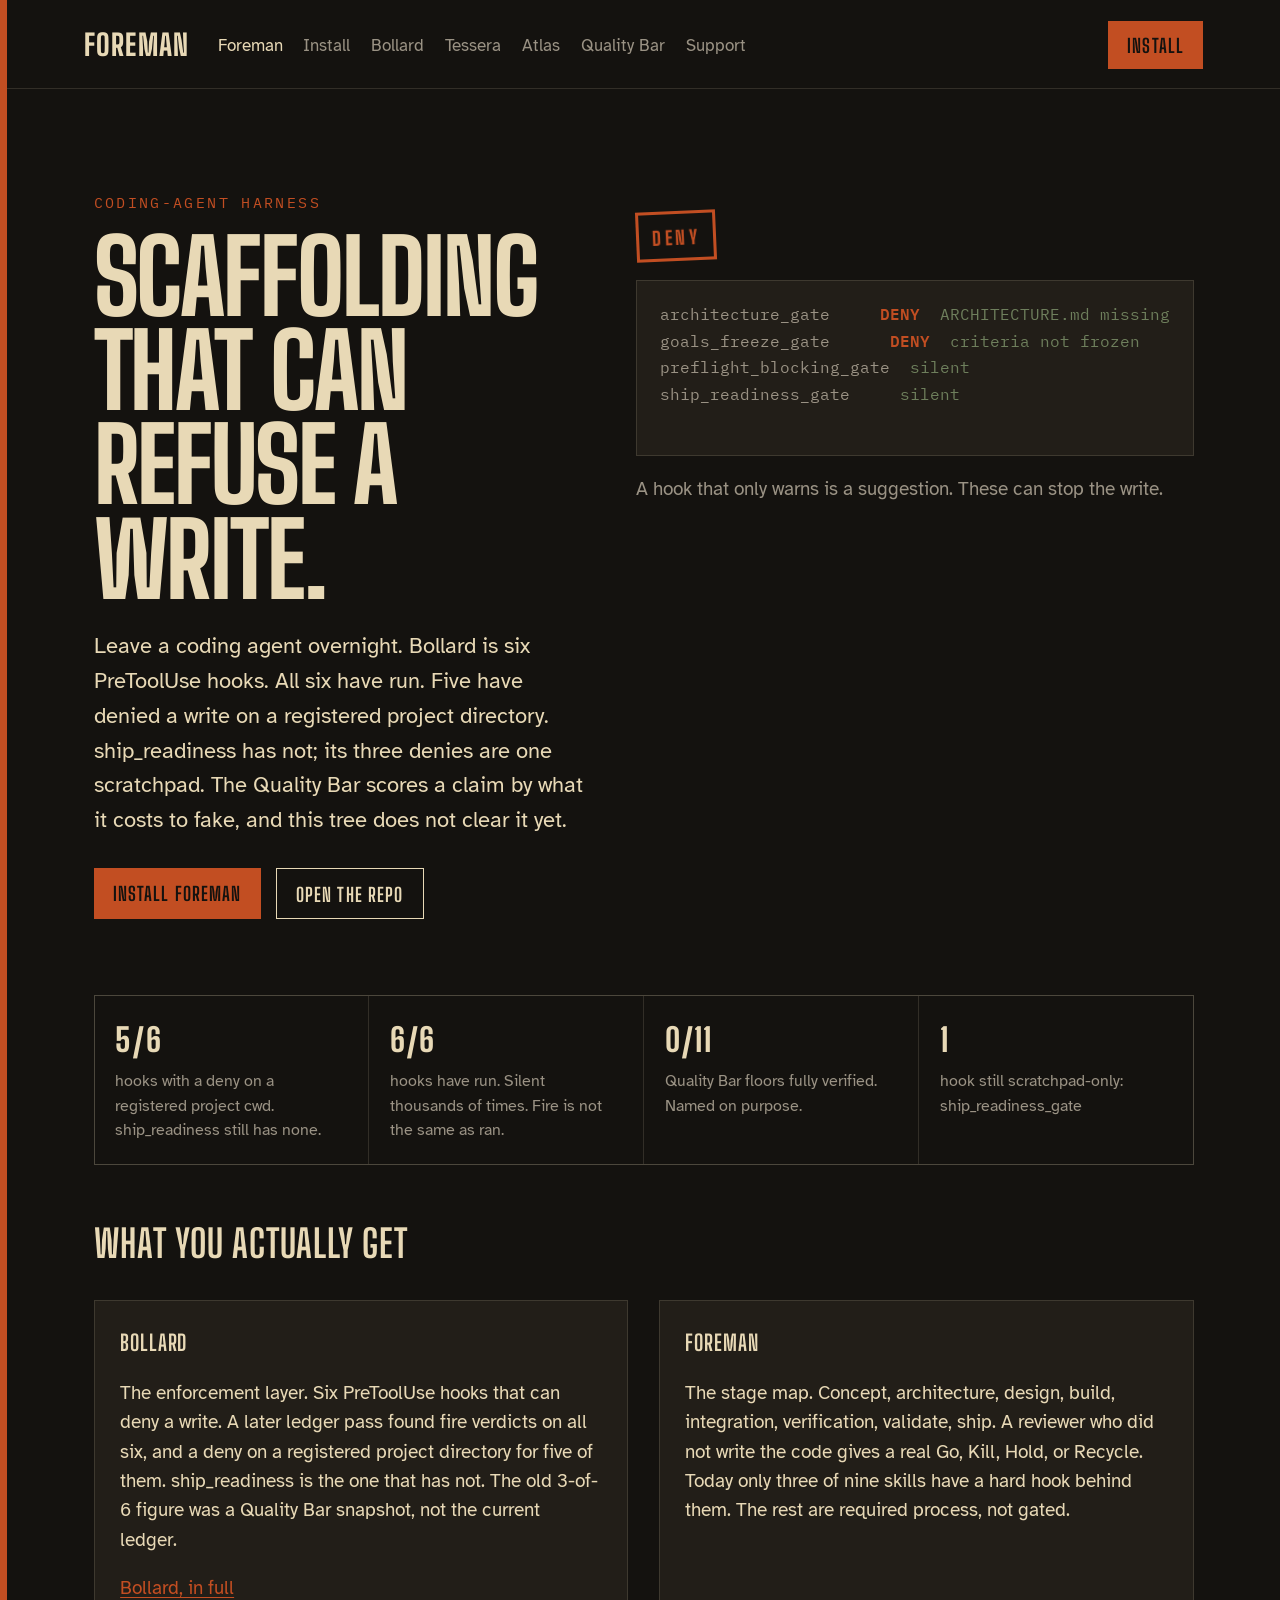
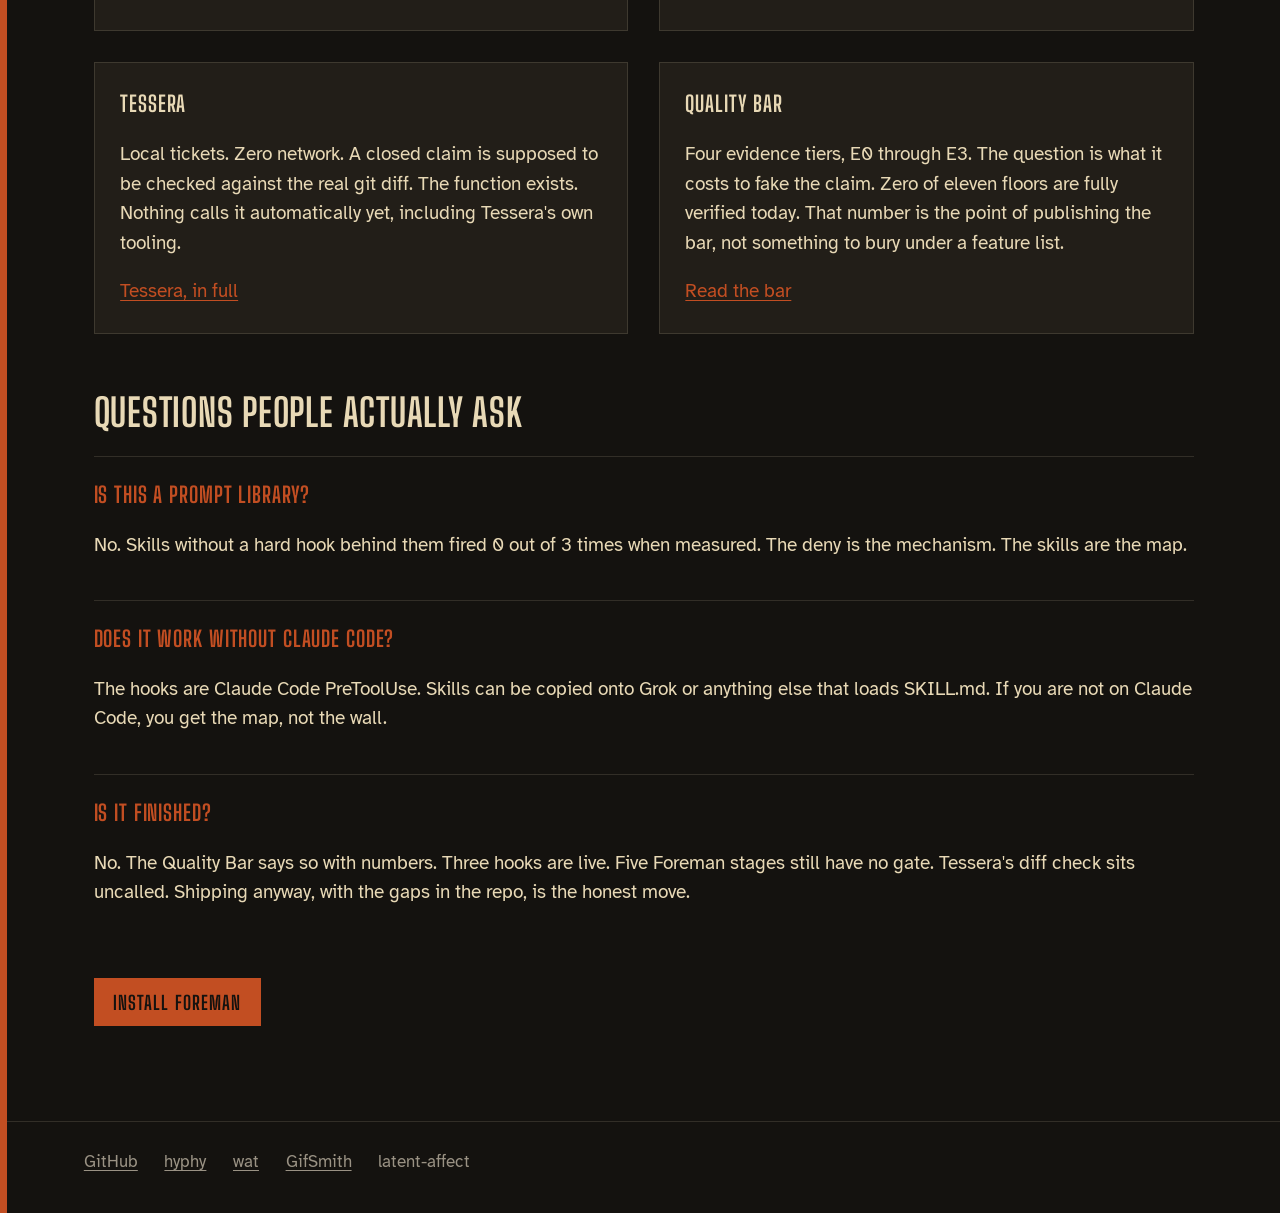
<file: site/index.html>
<!doctype html>
<html lang="en">
<head>
  <meta charset="utf-8">
  <meta name="viewport" content="width=device-width, initial-scale=1">
  <title>Foreman</title>
  <meta name="description" content="Foreman is a coding-agent harness that can deny a write.">
  <link rel="preconnect" href="https://fonts.googleapis.com">
  <link rel="preconnect" href="https://fonts.gstatic.com" crossorigin>
  <link href="https://fonts.googleapis.com/css2?family=Atkinson+Hyperlegible:ital,wght@0,400;0,700;1,400&family=Big+Shoulders+Display:wght@700;800&family=IBM+Plex+Mono:wght@400;600&display=swap" rel="stylesheet">
  <link rel="stylesheet" href="assets/site.css">
</head>
<body>
  <header class="mast">
    <a class="mark" href="./">Foreman</a>
    <nav>
        <a href="./" aria-current="page">Foreman</a>
        <a href="install/">Install</a>
        <a href="bollard/">Bollard</a>
        <a href="tessera/">Tessera</a>
        <a href="atlas/">Atlas</a>
        <a href="quality-bar/">Quality Bar</a>
        <a href="support/">Support</a>
    </nav>
    <a class="cta" href="install/">Install</a>
    <details class="menu">
      <summary>Menu</summary>
      <div>
        <a href="./" aria-current="page">Foreman</a>
        <a href="install/">Install</a>
        <a href="bollard/">Bollard</a>
        <a href="tessera/">Tessera</a>
        <a href="atlas/">Atlas</a>
        <a href="quality-bar/">Quality Bar</a>
        <a href="support/">Support</a>
        <a class="cta" href="install/">Install</a>
      </div>
    </details>
  </header>
  <main class="wrap">
    <section class="hero hero-row">
      <div>
        <p class="eyebrow">coding-agent harness</p>
        <h1>Scaffolding that can refuse a write.</h1>
        <p class="lede">Leave a coding agent overnight. Bollard is six PreToolUse hooks. All six have run. Five have denied a write on a registered project directory. ship_readiness has not; its three denies are one scratchpad. The Quality Bar scores a claim by what it costs to fake, and this tree does not clear it yet.</p>
        <div class="actions">
          <a class="cta" href="install/">Install Foreman</a>
          <a class="cta cta-ghost" href="https://github.com/latent-affect/foreman-ft">Open the repo</a>
        </div>
      </div>
      <div>
        <p class="stamp">Deny</p>
        <pre class="ledger" aria-label="hook ledger excerpt">
<span class="dim">architecture_gate</span>     <span class="deny">DENY</span>  ARCHITECTURE.md missing
<span class="dim">goals_freeze_gate</span>      <span class="deny">DENY</span>  criteria not frozen
<span class="dim">preflight_blocking_gate</span>  <span class="ok">silent</span>
<span class="dim">ship_readiness_gate</span>     <span class="ok">silent</span>
        </pre>
        <p class="mute">A hook that only warns is a suggestion. These can stop the write.</p>
      </div>
    </section>

    <div class="proof">
      <div><strong>5/6</strong><span>hooks with a deny on a registered project cwd. ship_readiness still has none.</span></div>
      <div><strong>6/6</strong><span>hooks have run. Silent thousands of times. Fire is not the same as ran.</span></div>
      <div><strong>0/11</strong><span>Quality Bar floors fully verified. Named on purpose.</span></div>
      <div><strong>1</strong><span>hook still scratchpad-only: ship_readiness_gate</span></div>
    </div>

    <h2>What you actually get</h2>
    <div class="split">
      <article class="panel">
        <h3>Bollard</h3>
        <p>The enforcement layer. Six PreToolUse hooks that can deny a write. A later ledger pass found fire verdicts on all six, and a deny on a registered project directory for five of them. ship_readiness is the one that has not. The old 3-of-6 figure was a Quality Bar snapshot, not the current ledger.</p>
        <p><a href="bollard/">Bollard, in full</a></p>
      </article>
      <article class="panel">
        <h3>Foreman</h3>
        <p>The stage map. Concept, architecture, design, build, integration, verification, validate, ship. A reviewer who did not write the code gives a real Go, Kill, Hold, or Recycle. Today only three of nine skills have a hard hook behind them. The rest are required process, not gated.</p>
      </article>
      <article class="panel">
        <h3>Tessera</h3>
        <p>Local tickets. Zero network. A closed claim is supposed to be checked against the real git diff. The function exists. Nothing calls it automatically yet, including Tessera's own tooling.</p>
        <p><a href="tessera/">Tessera, in full</a></p>
      </article>
      <article class="panel">
        <h3>Quality Bar</h3>
        <p>Four evidence tiers, E0 through E3. The question is what it costs to fake the claim. Zero of eleven floors are fully verified today. That number is the point of publishing the bar, not something to bury under a feature list.</p>
        <p><a href="quality-bar/">Read the bar</a></p>
      </article>
    </div>

    <h2>Questions people actually ask</h2>
    <div class="obj">
      <h3>Is this a prompt library?</h3>
      <p>No. Skills without a hard hook behind them fired 0 out of 3 times when measured. The deny is the mechanism. The skills are the map.</p>
    </div>
    <div class="obj">
      <h3>Does it work without Claude Code?</h3>
      <p>The hooks are Claude Code PreToolUse. Skills can be copied onto Grok or anything else that loads SKILL.md. If you are not on Claude Code, you get the map, not the wall.</p>
    </div>
    <div class="obj">
      <h3>Is it finished?</h3>
      <p>No. The Quality Bar says so with numbers. Three hooks are live. Five Foreman stages still have no gate. Tessera's diff check sits uncalled. Shipping anyway, with the gaps in the repo, is the honest move.</p>
    </div>

    <div class="actions">
      <a class="cta" href="install/">Install Foreman</a>
    </div>
  </main>
  <footer class="foot">
    <a href="https://github.com/latent-affect/foreman-ft">GitHub</a>
    <a href="https://github.com/latent-affect/hyphy">hyphy</a>
    <a href="https://github.com/latent-affect/wat">wat</a>
    <a href="https://github.com/latent-affect/gifsmith">GifSmith</a>
    <span>latent-affect</span>
  </footer>
</body>
</html>
</file>
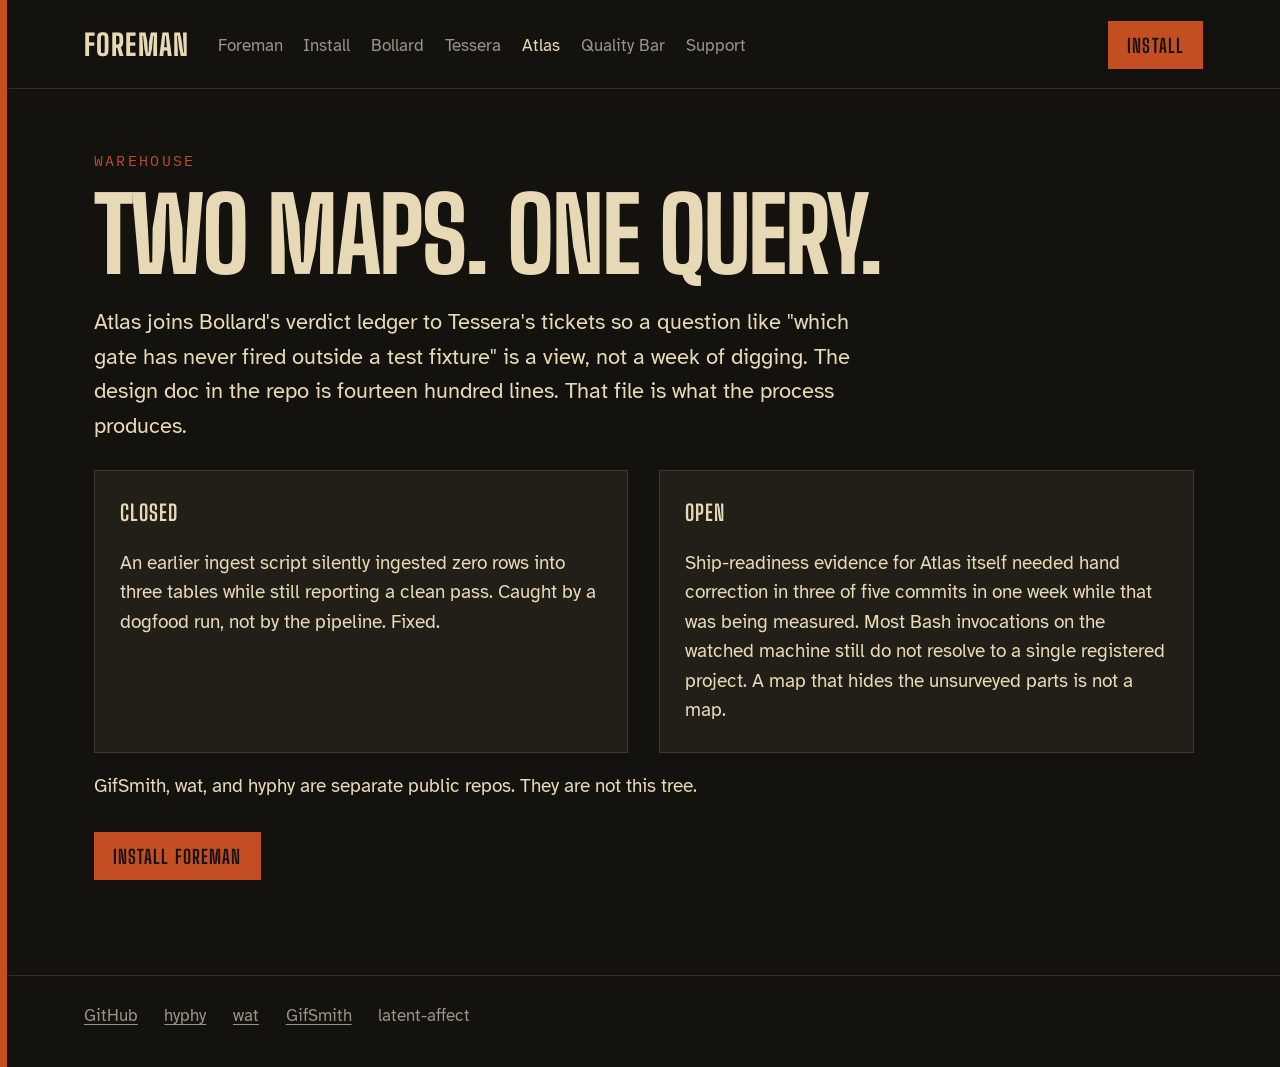
<file: site/atlas/index.html>
<!doctype html>
<html lang="en">
<head>
  <meta charset="utf-8">
  <meta name="viewport" content="width=device-width, initial-scale=1">
  <title>Atlas · Foreman</title>
  <meta name="description" content="Atlas joins hook verdicts to tickets.">
  <link rel="preconnect" href="https://fonts.googleapis.com">
  <link rel="preconnect" href="https://fonts.gstatic.com" crossorigin>
  <link href="https://fonts.googleapis.com/css2?family=Atkinson+Hyperlegible:ital,wght@0,400;0,700;1,400&family=Big+Shoulders+Display:wght@700;800&family=IBM+Plex+Mono:wght@400;600&display=swap" rel="stylesheet">
  <link rel="stylesheet" href="../assets/site.css">
</head>
<body>
  <header class="mast">
    <a class="mark" href="../">Foreman</a>
    <nav>
        <a href="../">Foreman</a>
        <a href="../install/">Install</a>
        <a href="../bollard/">Bollard</a>
        <a href="../tessera/">Tessera</a>
        <a href="./" aria-current="page">Atlas</a>
        <a href="../quality-bar/">Quality Bar</a>
        <a href="../support/">Support</a>
    </nav>
    <a class="cta" href="../install/">Install</a>
    <details class="menu">
      <summary>Menu</summary>
      <div>
        <a href="../">Foreman</a>
        <a href="../install/">Install</a>
        <a href="../bollard/">Bollard</a>
        <a href="../tessera/">Tessera</a>
        <a href="./" aria-current="page">Atlas</a>
        <a href="../quality-bar/">Quality Bar</a>
        <a href="../support/">Support</a>
        <a class="cta" href="../install/">Install</a>
      </div>
    </details>
  </header>
  <main class="wrap">
    <p class="eyebrow">warehouse</p>
    <h1>Two maps. One query.</h1>
    <p class="lede">Atlas joins Bollard's verdict ledger to Tessera's tickets so a question like "which gate has never fired outside a test fixture" is a view, not a week of digging. The design doc in the repo is fourteen hundred lines. That file is what the process produces.</p>

    <div class="split">
      <article class="panel">
        <h3>Closed</h3>
        <p>An earlier ingest script silently ingested zero rows into three tables while still reporting a clean pass. Caught by a dogfood run, not by the pipeline. Fixed.</p>
      </article>
      <article class="panel">
        <h3>Open</h3>
        <p>Ship-readiness evidence for Atlas itself needed hand correction in three of five commits in one week while that was being measured. Most Bash invocations on the watched machine still do not resolve to a single registered project. A map that hides the unsurveyed parts is not a map.</p>
      </article>
    </div>

    <p>GifSmith, wat, and hyphy are separate public repos. They are not this tree.</p>
    <div class="actions">
      <a class="cta" href="../install/">Install Foreman</a>
    </div>
  </main>
  <footer class="foot">
    <a href="https://github.com/latent-affect/foreman-ft">GitHub</a>
    <a href="https://github.com/latent-affect/hyphy">hyphy</a>
    <a href="https://github.com/latent-affect/wat">wat</a>
    <a href="https://github.com/latent-affect/gifsmith">GifSmith</a>
    <span>latent-affect</span>
  </footer>
</body>
</html>
</file>
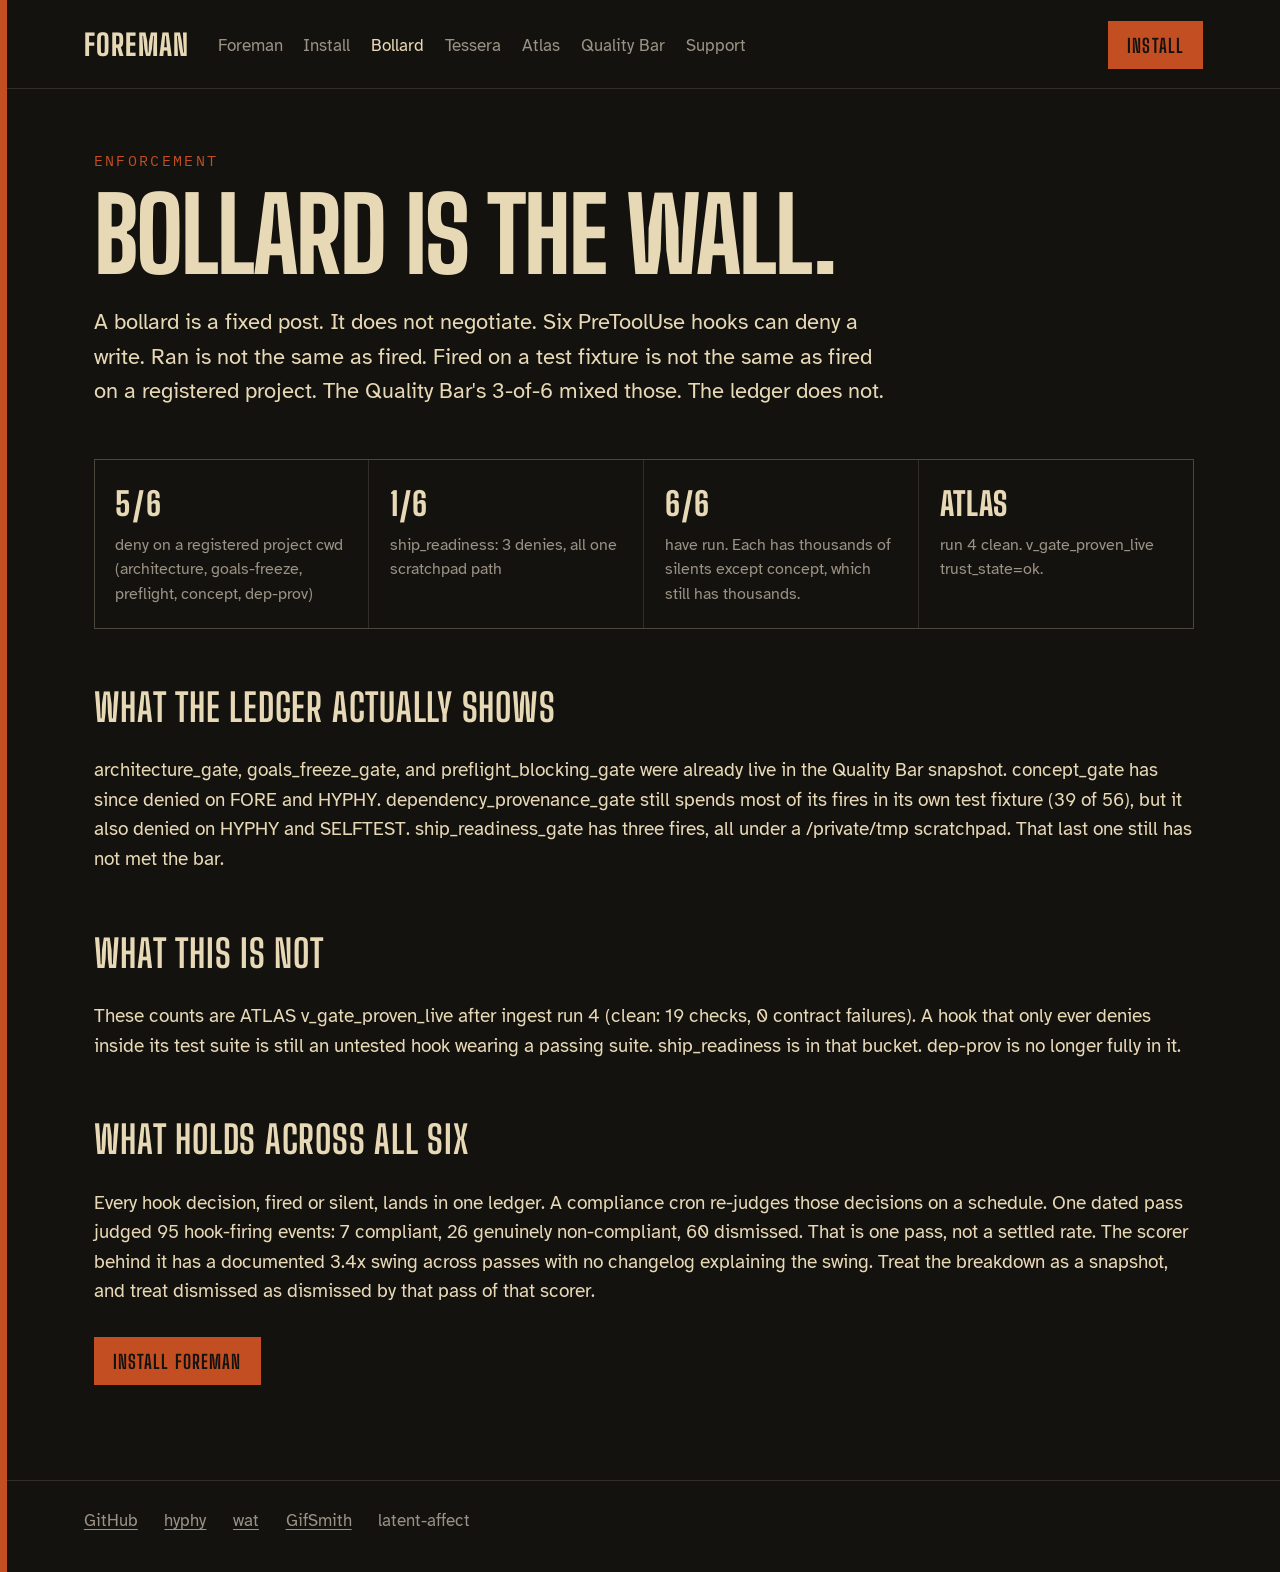
<file: site/bollard/index.html>
<!doctype html>
<html lang="en">
<head>
  <meta charset="utf-8">
  <meta name="viewport" content="width=device-width, initial-scale=1">
  <title>Bollard · Foreman</title>
  <meta name="description" content="Bollard is the part that can say no.">
  <link rel="preconnect" href="https://fonts.googleapis.com">
  <link rel="preconnect" href="https://fonts.gstatic.com" crossorigin>
  <link href="https://fonts.googleapis.com/css2?family=Atkinson+Hyperlegible:ital,wght@0,400;0,700;1,400&family=Big+Shoulders+Display:wght@700;800&family=IBM+Plex+Mono:wght@400;600&display=swap" rel="stylesheet">
  <link rel="stylesheet" href="../assets/site.css">
</head>
<body>
  <header class="mast">
    <a class="mark" href="../">Foreman</a>
    <nav>
        <a href="../">Foreman</a>
        <a href="../install/">Install</a>
        <a href="./" aria-current="page">Bollard</a>
        <a href="../tessera/">Tessera</a>
        <a href="../atlas/">Atlas</a>
        <a href="../quality-bar/">Quality Bar</a>
        <a href="../support/">Support</a>
    </nav>
    <a class="cta" href="../install/">Install</a>
    <details class="menu">
      <summary>Menu</summary>
      <div>
        <a href="../">Foreman</a>
        <a href="../install/">Install</a>
        <a href="./" aria-current="page">Bollard</a>
        <a href="../tessera/">Tessera</a>
        <a href="../atlas/">Atlas</a>
        <a href="../quality-bar/">Quality Bar</a>
        <a href="../support/">Support</a>
        <a class="cta" href="../install/">Install</a>
      </div>
    </details>
  </header>
  <main class="wrap">
    <p class="eyebrow">enforcement</p>
    <h1>Bollard is the wall.</h1>
    <p class="lede">A bollard is a fixed post. It does not negotiate. Six PreToolUse hooks can deny a write. Ran is not the same as fired. Fired on a test fixture is not the same as fired on a registered project. The Quality Bar's 3-of-6 mixed those. The ledger does not.</p>

    <div class="proof">
      <div><strong>5/6</strong><span>deny on a registered project cwd (architecture, goals-freeze, preflight, concept, dep-prov)</span></div>
      <div><strong>1/6</strong><span>ship_readiness: 3 denies, all one scratchpad path</span></div>
      <div><strong>6/6</strong><span>have run. Each has thousands of silents except concept, which still has thousands.</span></div>
      <div><strong>ATLAS</strong><span>run 4 clean. v_gate_proven_live trust_state=ok.</span></div>
    </div>

    <h2>What the ledger actually shows</h2>
    <p>architecture_gate, goals_freeze_gate, and preflight_blocking_gate were already live in the Quality Bar snapshot. concept_gate has since denied on FORE and HYPHY. dependency_provenance_gate still spends most of its fires in its own test fixture (39 of 56), but it also denied on HYPHY and SELFTEST. ship_readiness_gate has three fires, all under a /private/tmp scratchpad. That last one still has not met the bar.</p>

    <h2>What this is not</h2>
    <p>These counts are ATLAS v_gate_proven_live after ingest run 4 (clean: 19 checks, 0 contract failures). A hook that only ever denies inside its test suite is still an untested hook wearing a passing suite. ship_readiness is in that bucket. dep-prov is no longer fully in it.</p>

    <h2>What holds across all six</h2>
    <p>Every hook decision, fired or silent, lands in one ledger. A compliance cron re-judges those decisions on a schedule. One dated pass judged 95 hook-firing events: 7 compliant, 26 genuinely non-compliant, 60 dismissed. That is one pass, not a settled rate. The scorer behind it has a documented 3.4x swing across passes with no changelog explaining the swing. Treat the breakdown as a snapshot, and treat dismissed as dismissed by that pass of that scorer.</p>

    <div class="actions">
      <a class="cta" href="../install/">Install Foreman</a>
    </div>
  </main>
  <footer class="foot">
    <a href="https://github.com/latent-affect/foreman-ft">GitHub</a>
    <a href="https://github.com/latent-affect/hyphy">hyphy</a>
    <a href="https://github.com/latent-affect/wat">wat</a>
    <a href="https://github.com/latent-affect/gifsmith">GifSmith</a>
    <span>latent-affect</span>
  </footer>
</body>
</html>
</file>
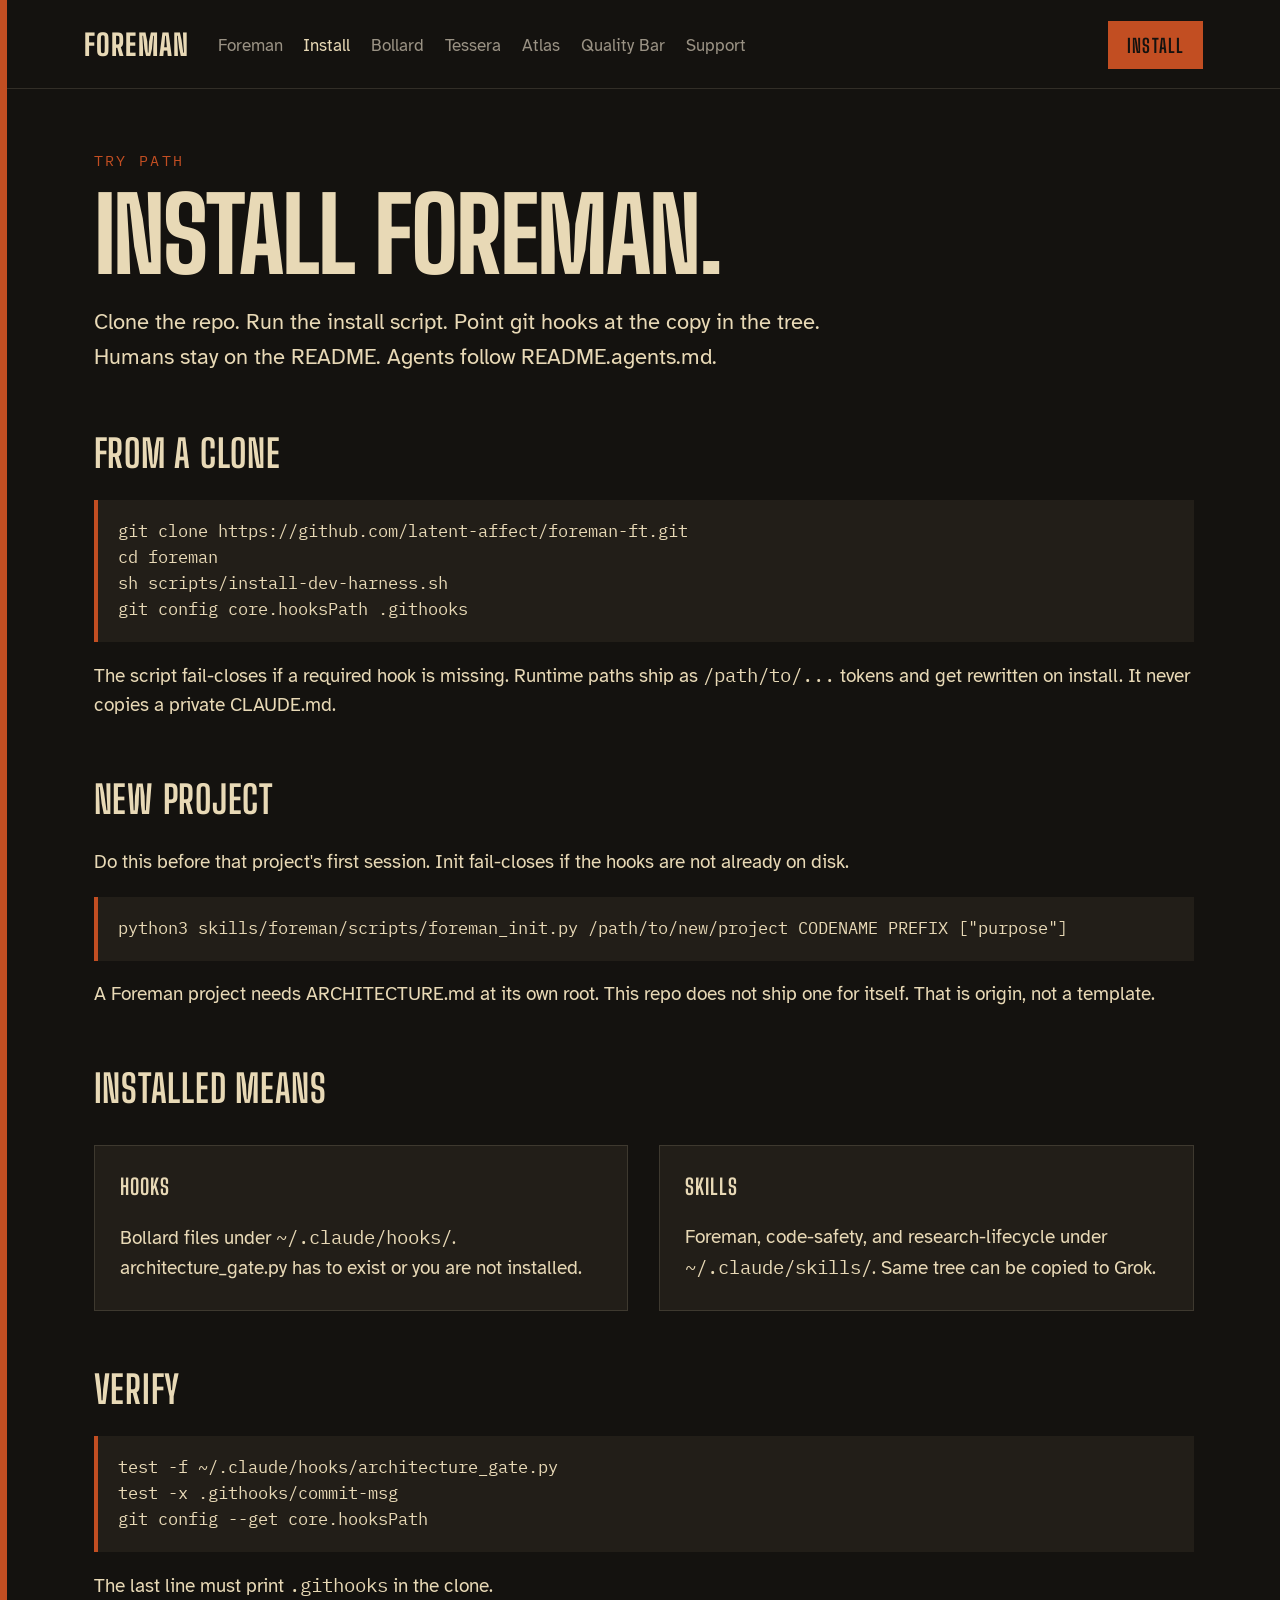
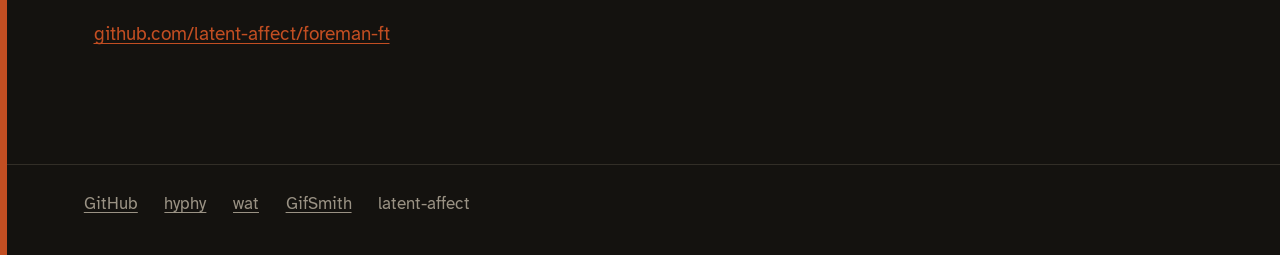
<file: site/install/index.html>
<!doctype html>
<html lang="en">
<head>
  <meta charset="utf-8">
  <meta name="viewport" content="width=device-width, initial-scale=1">
  <title>Install · Foreman</title>
  <meta name="description" content="Install Foreman from the repo.">
  <link rel="preconnect" href="https://fonts.googleapis.com">
  <link rel="preconnect" href="https://fonts.gstatic.com" crossorigin>
  <link href="https://fonts.googleapis.com/css2?family=Atkinson+Hyperlegible:ital,wght@0,400;0,700;1,400&family=Big+Shoulders+Display:wght@700;800&family=IBM+Plex+Mono:wght@400;600&display=swap" rel="stylesheet">
  <link rel="stylesheet" href="../assets/site.css">
</head>
<body>
  <header class="mast">
    <a class="mark" href="../">Foreman</a>
    <nav>
        <a href="../">Foreman</a>
        <a href="./" aria-current="page">Install</a>
        <a href="../bollard/">Bollard</a>
        <a href="../tessera/">Tessera</a>
        <a href="../atlas/">Atlas</a>
        <a href="../quality-bar/">Quality Bar</a>
        <a href="../support/">Support</a>
    </nav>
    <a class="cta" href="./">Install</a>
    <details class="menu">
      <summary>Menu</summary>
      <div>
        <a href="../">Foreman</a>
        <a href="./" aria-current="page">Install</a>
        <a href="../bollard/">Bollard</a>
        <a href="../tessera/">Tessera</a>
        <a href="../atlas/">Atlas</a>
        <a href="../quality-bar/">Quality Bar</a>
        <a href="../support/">Support</a>
        <a class="cta" href="./">Install</a>
      </div>
    </details>
  </header>
  <main class="wrap">
    <p class="eyebrow">try path</p>
    <h1>Install Foreman.</h1>
    <p class="lede">Clone the repo. Run the install script. Point git hooks at the copy in the tree. Humans stay on the README. Agents follow README.agents.md.</p>

    <h2>From a clone</h2>
<pre class="cmd">git clone https://github.com/latent-affect/foreman-ft.git
cd foreman
sh scripts/install-dev-harness.sh
git config core.hooksPath .githooks</pre>
    <p>The script fail-closes if a required hook is missing. Runtime paths ship as <code>/path/to/...</code> tokens and get rewritten on install. It never copies a private CLAUDE.md.</p>

    <h2>New project</h2>
    <p>Do this before that project's first session. Init fail-closes if the hooks are not already on disk.</p>
<pre class="cmd">python3 skills/foreman/scripts/foreman_init.py /path/to/new/project CODENAME PREFIX ["purpose"]</pre>
    <p>A Foreman project needs ARCHITECTURE.md at its own root. This repo does not ship one for itself. That is origin, not a template.</p>

    <h2>Installed means</h2>
    <div class="split">
      <article class="panel">
        <h3>Hooks</h3>
        <p>Bollard files under <code>~/.claude/hooks/</code>. architecture_gate.py has to exist or you are not installed.</p>
      </article>
      <article class="panel">
        <h3>Skills</h3>
        <p>Foreman, code-safety, and research-lifecycle under <code>~/.claude/skills/</code>. Same tree can be copied to Grok.</p>
      </article>
    </div>

    <h2>Verify</h2>
<pre class="cmd">test -f ~/.claude/hooks/architecture_gate.py
test -x .githooks/commit-msg
git config --get core.hooksPath</pre>
    <p>The last line must print <code>.githooks</code> in the clone.</p>

    <p><a href="https://github.com/latent-affect/foreman-ft">github.com/latent-affect/foreman-ft</a></p>
  </main>
  <footer class="foot">
    <a href="https://github.com/latent-affect/foreman-ft">GitHub</a>
    <a href="https://github.com/latent-affect/hyphy">hyphy</a>
    <a href="https://github.com/latent-affect/wat">wat</a>
    <a href="https://github.com/latent-affect/gifsmith">GifSmith</a>
    <span>latent-affect</span>
  </footer>
</body>
</html>
</file>
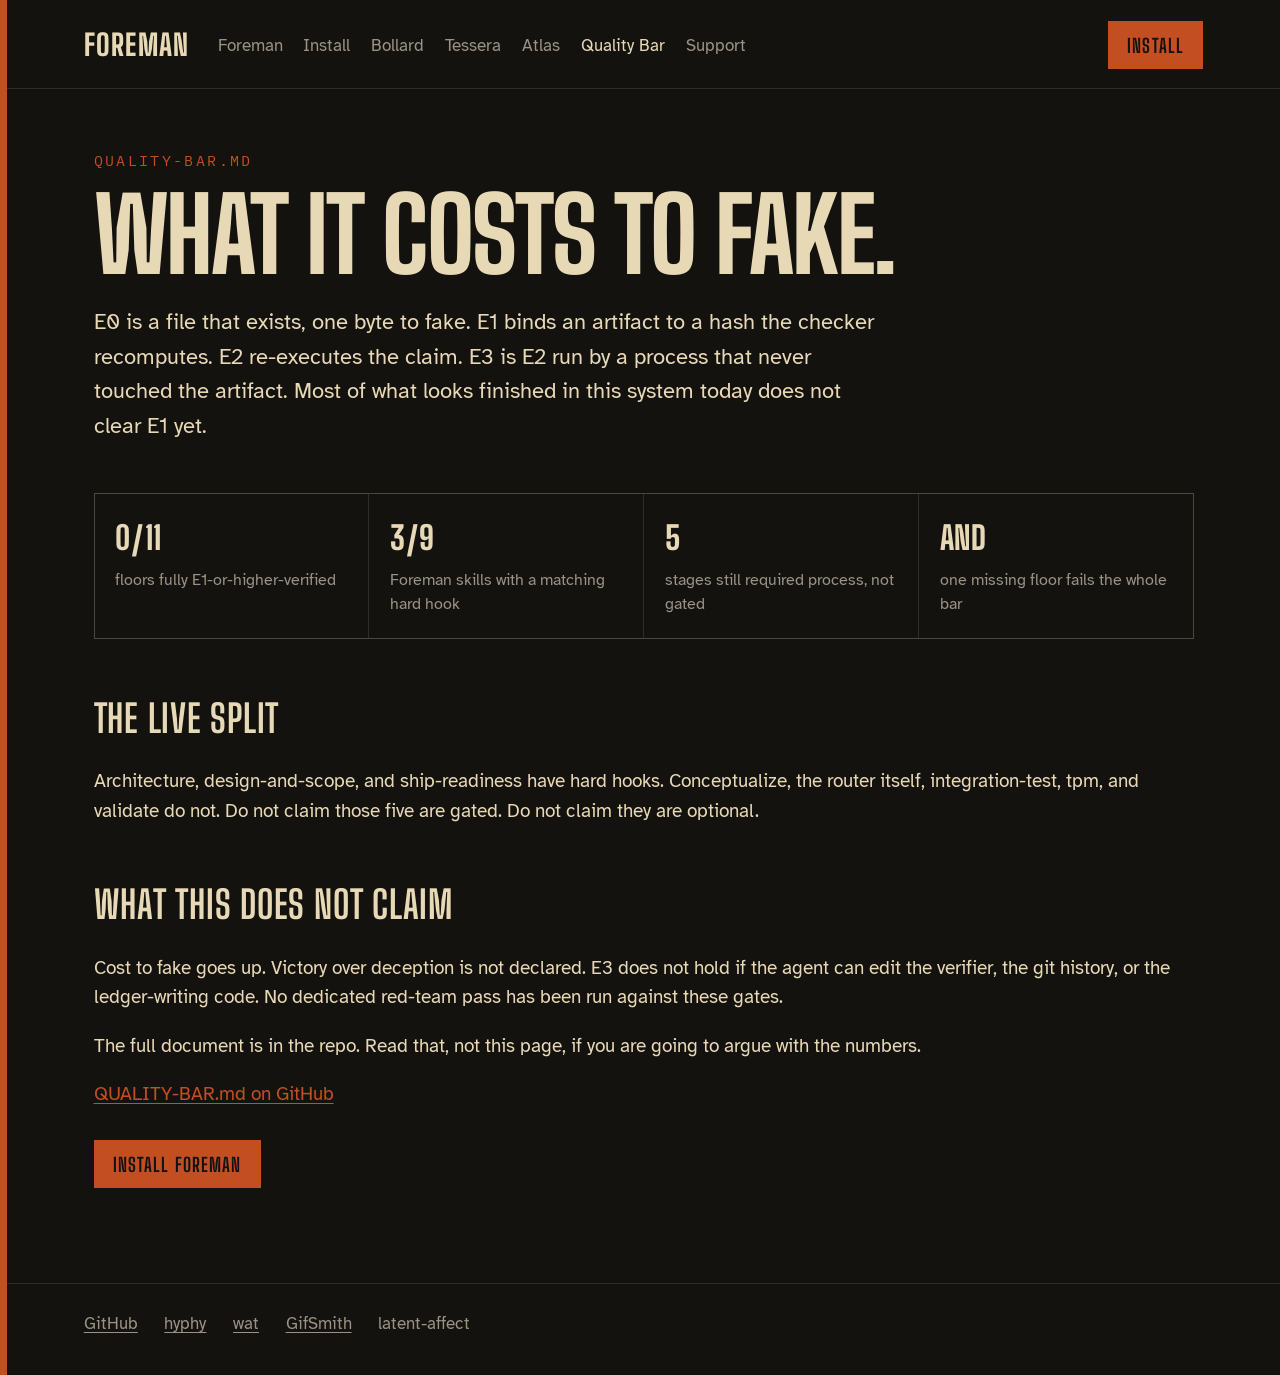
<file: site/quality-bar/index.html>
<!doctype html>
<html lang="en">
<head>
  <meta charset="utf-8">
  <meta name="viewport" content="width=device-width, initial-scale=1">
  <title>Quality Bar · Foreman</title>
  <meta name="description" content="The Quality Bar scores a claim by what it costs to fake.">
  <link rel="preconnect" href="https://fonts.googleapis.com">
  <link rel="preconnect" href="https://fonts.gstatic.com" crossorigin>
  <link href="https://fonts.googleapis.com/css2?family=Atkinson+Hyperlegible:ital,wght@0,400;0,700;1,400&family=Big+Shoulders+Display:wght@700;800&family=IBM+Plex+Mono:wght@400;600&display=swap" rel="stylesheet">
  <link rel="stylesheet" href="../assets/site.css">
</head>
<body>
  <header class="mast">
    <a class="mark" href="../">Foreman</a>
    <nav>
        <a href="../">Foreman</a>
        <a href="../install/">Install</a>
        <a href="../bollard/">Bollard</a>
        <a href="../tessera/">Tessera</a>
        <a href="../atlas/">Atlas</a>
        <a href="./" aria-current="page">Quality Bar</a>
        <a href="../support/">Support</a>
    </nav>
    <a class="cta" href="../install/">Install</a>
    <details class="menu">
      <summary>Menu</summary>
      <div>
        <a href="../">Foreman</a>
        <a href="../install/">Install</a>
        <a href="../bollard/">Bollard</a>
        <a href="../tessera/">Tessera</a>
        <a href="../atlas/">Atlas</a>
        <a href="./" aria-current="page">Quality Bar</a>
        <a href="../support/">Support</a>
        <a class="cta" href="../install/">Install</a>
      </div>
    </details>
  </header>
  <main class="wrap">
    <p class="eyebrow">QUALITY-BAR.md</p>
    <h1>What it costs to fake.</h1>
    <p class="lede">E0 is a file that exists, one byte to fake. E1 binds an artifact to a hash the checker recomputes. E2 re-executes the claim. E3 is E2 run by a process that never touched the artifact. Most of what looks finished in this system today does not clear E1 yet.</p>

    <div class="proof">
      <div><strong>0/11</strong><span>floors fully E1-or-higher-verified</span></div>
      <div><strong>3/9</strong><span>Foreman skills with a matching hard hook</span></div>
      <div><strong>5</strong><span>stages still required process, not gated</span></div>
      <div><strong>AND</strong><span>one missing floor fails the whole bar</span></div>
    </div>

    <h2>The live split</h2>
    <p>Architecture, design-and-scope, and ship-readiness have hard hooks. Conceptualize, the router itself, integration-test, tpm, and validate do not. Do not claim those five are gated. Do not claim they are optional.</p>

    <h2>What this does not claim</h2>
    <p>Cost to fake goes up. Victory over deception is not declared. E3 does not hold if the agent can edit the verifier, the git history, or the ledger-writing code. No dedicated red-team pass has been run against these gates.</p>

    <p>The full document is in the repo. Read that, not this page, if you are going to argue with the numbers.</p>
    <p><a href="https://github.com/latent-affect/foreman-ft/blob/main/QUALITY-BAR.md">QUALITY-BAR.md on GitHub</a></p>
    <div class="actions">
      <a class="cta" href="../install/">Install Foreman</a>
    </div>
  </main>
  <footer class="foot">
    <a href="https://github.com/latent-affect/foreman-ft">GitHub</a>
    <a href="https://github.com/latent-affect/hyphy">hyphy</a>
    <a href="https://github.com/latent-affect/wat">wat</a>
    <a href="https://github.com/latent-affect/gifsmith">GifSmith</a>
    <span>latent-affect</span>
  </footer>
</body>
</html>
</file>
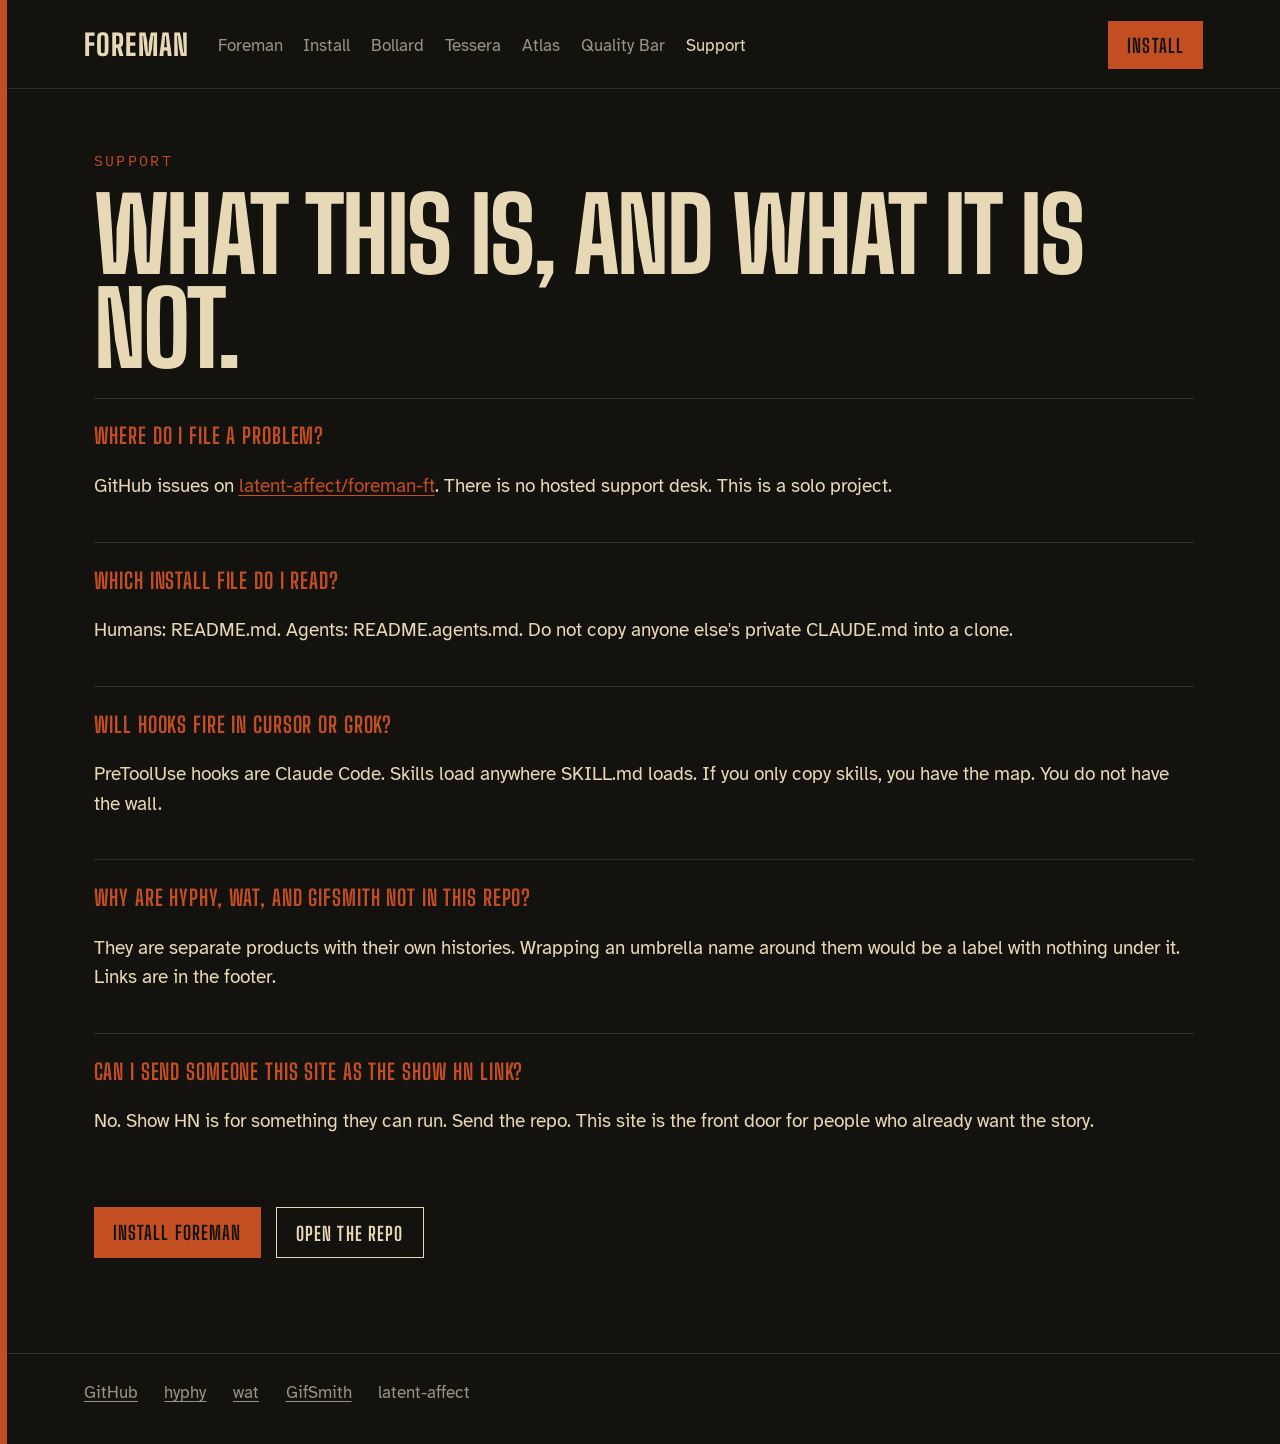
<file: site/support/index.html>
<!doctype html>
<html lang="en">
<head>
  <meta charset="utf-8">
  <meta name="viewport" content="width=device-width, initial-scale=1">
  <title>Support · Foreman</title>
  <meta name="description" content="Foreman support and honest limits.">
  <link rel="preconnect" href="https://fonts.googleapis.com">
  <link rel="preconnect" href="https://fonts.gstatic.com" crossorigin>
  <link href="https://fonts.googleapis.com/css2?family=Atkinson+Hyperlegible:ital,wght@0,400;0,700;1,400&family=Big+Shoulders+Display:wght@700;800&family=IBM+Plex+Mono:wght@400;600&display=swap" rel="stylesheet">
  <link rel="stylesheet" href="../assets/site.css">
</head>
<body>
  <header class="mast">
    <a class="mark" href="../">Foreman</a>
    <nav>
        <a href="../">Foreman</a>
        <a href="../install/">Install</a>
        <a href="../bollard/">Bollard</a>
        <a href="../tessera/">Tessera</a>
        <a href="../atlas/">Atlas</a>
        <a href="../quality-bar/">Quality Bar</a>
        <a href="./" aria-current="page">Support</a>
    </nav>
    <a class="cta" href="../install/">Install</a>
    <details class="menu">
      <summary>Menu</summary>
      <div>
        <a href="../">Foreman</a>
        <a href="../install/">Install</a>
        <a href="../bollard/">Bollard</a>
        <a href="../tessera/">Tessera</a>
        <a href="../atlas/">Atlas</a>
        <a href="../quality-bar/">Quality Bar</a>
        <a href="./" aria-current="page">Support</a>
        <a class="cta" href="../install/">Install</a>
      </div>
    </details>
  </header>
  <main class="wrap">
    <p class="eyebrow">support</p>
    <h1>What this is, and what it is not.</h1>

    <div class="obj">
      <h3>Where do I file a problem?</h3>
      <p>GitHub issues on <a href="https://github.com/latent-affect/foreman-ft">latent-affect/foreman-ft</a>. There is no hosted support desk. This is a solo project.</p>
    </div>
    <div class="obj">
      <h3>Which install file do I read?</h3>
      <p>Humans: README.md. Agents: README.agents.md. Do not copy anyone else's private CLAUDE.md into a clone.</p>
    </div>
    <div class="obj">
      <h3>Will hooks fire in Cursor or Grok?</h3>
      <p>PreToolUse hooks are Claude Code. Skills load anywhere SKILL.md loads. If you only copy skills, you have the map. You do not have the wall.</p>
    </div>
    <div class="obj">
      <h3>Why are hyphy, wat, and GifSmith not in this repo?</h3>
      <p>They are separate products with their own histories. Wrapping an umbrella name around them would be a label with nothing under it. Links are in the footer.</p>
    </div>
    <div class="obj">
      <h3>Can I send someone this site as the Show HN link?</h3>
      <p>No. Show HN is for something they can run. Send the repo. This site is the front door for people who already want the story.</p>
    </div>
    <div class="actions">
      <a class="cta" href="../install/">Install Foreman</a>
      <a class="cta cta-ghost" href="https://github.com/latent-affect/foreman-ft">Open the repo</a>
    </div>
  </main>
  <footer class="foot">
    <a href="https://github.com/latent-affect/foreman-ft">GitHub</a>
    <a href="https://github.com/latent-affect/hyphy">hyphy</a>
    <a href="https://github.com/latent-affect/wat">wat</a>
    <a href="https://github.com/latent-affect/gifsmith">GifSmith</a>
    <span>latent-affect</span>
  </footer>
</body>
</html>
</file>
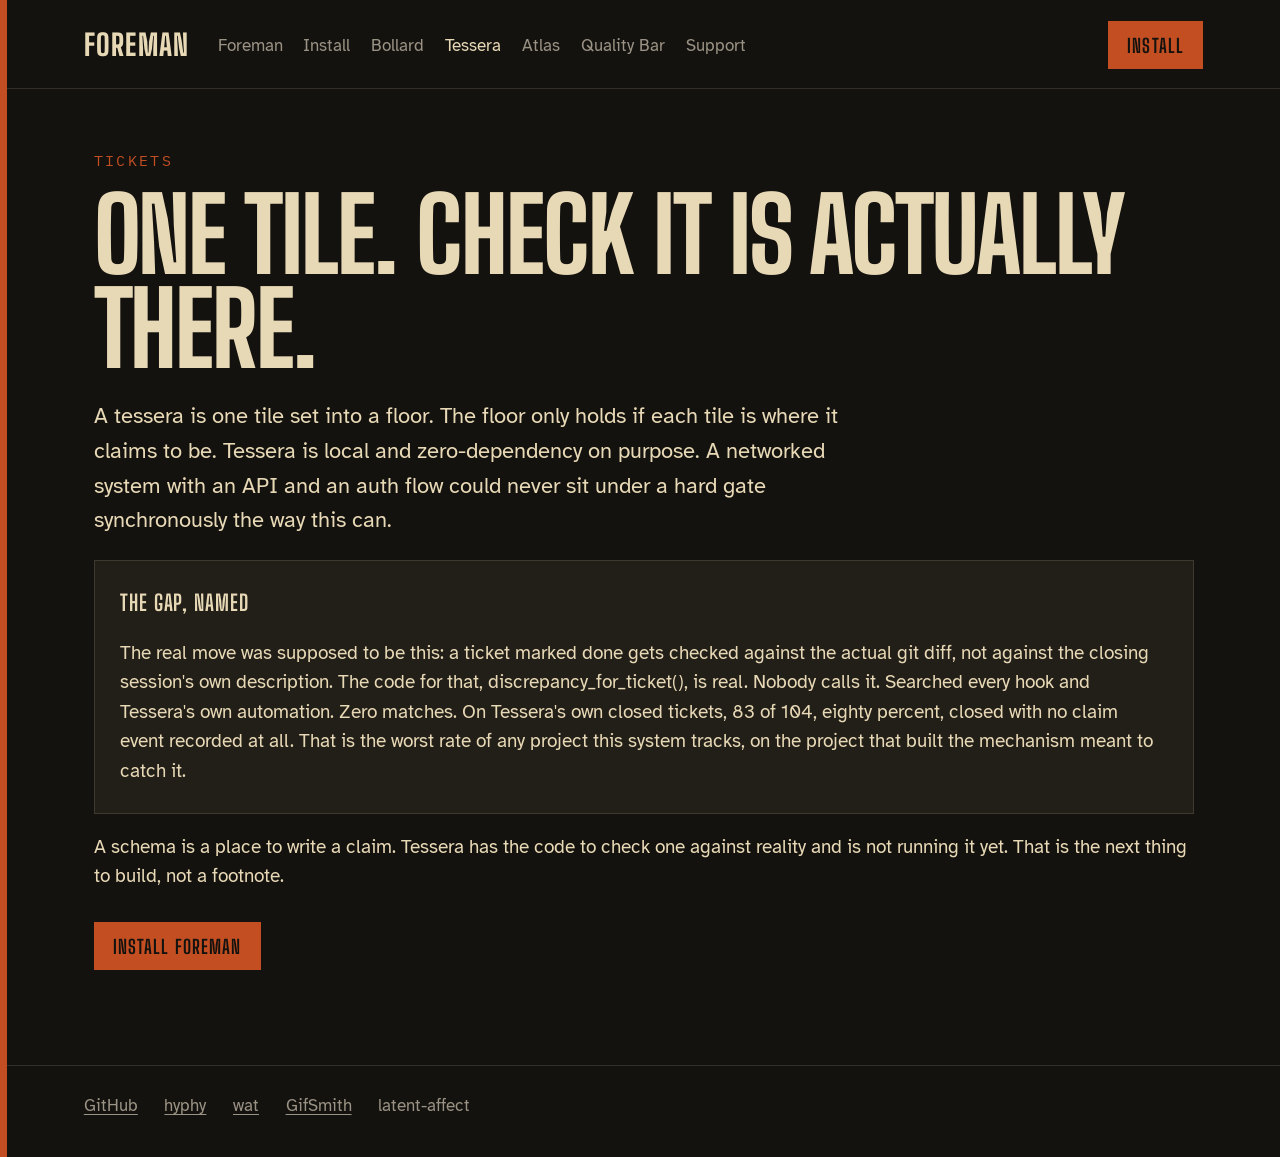
<file: site/tessera/index.html>
<!doctype html>
<html lang="en">
<head>
  <meta charset="utf-8">
  <meta name="viewport" content="width=device-width, initial-scale=1">
  <title>Tessera · Foreman</title>
  <meta name="description" content="Tessera is a local ticket ledger.">
  <link rel="preconnect" href="https://fonts.googleapis.com">
  <link rel="preconnect" href="https://fonts.gstatic.com" crossorigin>
  <link href="https://fonts.googleapis.com/css2?family=Atkinson+Hyperlegible:ital,wght@0,400;0,700;1,400&family=Big+Shoulders+Display:wght@700;800&family=IBM+Plex+Mono:wght@400;600&display=swap" rel="stylesheet">
  <link rel="stylesheet" href="../assets/site.css">
</head>
<body>
  <header class="mast">
    <a class="mark" href="../">Foreman</a>
    <nav>
        <a href="../">Foreman</a>
        <a href="../install/">Install</a>
        <a href="../bollard/">Bollard</a>
        <a href="./" aria-current="page">Tessera</a>
        <a href="../atlas/">Atlas</a>
        <a href="../quality-bar/">Quality Bar</a>
        <a href="../support/">Support</a>
    </nav>
    <a class="cta" href="../install/">Install</a>
    <details class="menu">
      <summary>Menu</summary>
      <div>
        <a href="../">Foreman</a>
        <a href="../install/">Install</a>
        <a href="../bollard/">Bollard</a>
        <a href="./" aria-current="page">Tessera</a>
        <a href="../atlas/">Atlas</a>
        <a href="../quality-bar/">Quality Bar</a>
        <a href="../support/">Support</a>
        <a class="cta" href="../install/">Install</a>
      </div>
    </details>
  </header>
  <main class="wrap">
    <p class="eyebrow">tickets</p>
    <h1>One tile. Check it is actually there.</h1>
    <p class="lede">A tessera is one tile set into a floor. The floor only holds if each tile is where it claims to be. Tessera is local and zero-dependency on purpose. A networked system with an API and an auth flow could never sit under a hard gate synchronously the way this can.</p>

    <div class="panel">
      <h3>The gap, named</h3>
      <p>The real move was supposed to be this: a ticket marked done gets checked against the actual git diff, not against the closing session's own description. The code for that, discrepancy_for_ticket(), is real. Nobody calls it. Searched every hook and Tessera's own automation. Zero matches. On Tessera's own closed tickets, 83 of 104, eighty percent, closed with no claim event recorded at all. That is the worst rate of any project this system tracks, on the project that built the mechanism meant to catch it.</p>
    </div>

    <p>A schema is a place to write a claim. Tessera has the code to check one against reality and is not running it yet. That is the next thing to build, not a footnote.</p>

    <div class="actions">
      <a class="cta" href="../install/">Install Foreman</a>
    </div>
  </main>
  <footer class="foot">
    <a href="https://github.com/latent-affect/foreman-ft">GitHub</a>
    <a href="https://github.com/latent-affect/hyphy">hyphy</a>
    <a href="https://github.com/latent-affect/wat">wat</a>
    <a href="https://github.com/latent-affect/gifsmith">GifSmith</a>
    <span>latent-affect</span>
  </footer>
</body>
</html>
</file>
<file: site/assets/site.css>
:root {
  --plate: #14120f;
  --mill: #221e18;
  --ticket: #e8d9b6;
  --mute: #9a9284;
  --oxide: #c24e22;
  --ledger: #6e7f5c;
  --line: rgba(232, 217, 182, 0.14);
  --display: "Big Shoulders Display", "Arial Narrow", Impact, sans-serif;
  --body: "Atkinson Hyperlegible", "Segoe UI", sans-serif;
  --mono: "IBM Plex Mono", ui-monospace, monospace;
}

* { box-sizing: border-box; }

html, body {
  margin: 0;
  padding: 0;
  background: var(--plate);
  color: var(--ticket);
  font-family: var(--body);
  font-size: 19px;
  line-height: 1.55;
}

body {
  min-height: 100vh;
  border-left: 7px solid var(--oxide);
}

a { color: var(--oxide); text-decoration-thickness: 1px; text-underline-offset: 3px; }
a:hover { color: var(--ticket); }
a:focus-visible { outline: 2px solid var(--oxide); outline-offset: 3px; }

.mast {
  display: flex;
  align-items: center;
  gap: 1.5rem;
  padding: 1.1rem 6vw 1rem;
  border-bottom: 1px solid var(--line);
  background: var(--plate);
  position: sticky;
  top: 0;
  z-index: 5;
}

.mark {
  font-family: var(--display);
  font-weight: 800;
  font-size: 1.55rem;
  letter-spacing: 0.04em;
  text-transform: uppercase;
  color: var(--ticket);
  text-decoration: none;
}

.mast nav {
  display: flex;
  flex-wrap: wrap;
  gap: 0.35rem 1.1rem;
  flex: 1;
}

.mast nav a {
  color: var(--mute);
  text-decoration: none;
  font-size: 0.92rem;
}

.mast nav a[aria-current="page"],
.mast nav a:hover { color: var(--ticket); }

.cta {
  display: inline-block;
  background: var(--oxide);
  color: var(--plate);
  font-family: var(--display);
  font-weight: 700;
  letter-spacing: 0.06em;
  text-transform: uppercase;
  text-decoration: none;
  padding: 0.55rem 1rem 0.45rem;
  border: 0;
  border-radius: 0;
}

.cta:hover { color: var(--plate); filter: brightness(1.08); }

.cta-ghost {
  background: transparent;
  color: var(--ticket);
  border: 1px solid var(--ticket);
}

.wrap {
  width: min(1100px, 88vw);
  margin: 0 auto;
  padding: 3.2rem 0 5rem;
}

.hero { padding: 2.2rem 0 1.4rem; }

.eyebrow {
  font-family: var(--mono);
  font-size: 0.78rem;
  letter-spacing: 0.16em;
  text-transform: uppercase;
  color: var(--oxide);
  margin: 0 0 0.8rem;
}

h1 {
  font-family: var(--display);
  font-weight: 800;
  font-size: clamp(2rem, 8vw, 5.4rem);
  line-height: 0.92;
  letter-spacing: -0.02em;
  text-transform: uppercase;
  margin: 0 0 1.1rem;
  overflow-wrap: anywhere;
}

h2 {
  font-family: var(--display);
  font-weight: 700;
  font-size: clamp(1.7rem, 3vw, 2.4rem);
  text-transform: uppercase;
  letter-spacing: 0.02em;
  margin: 2.6rem 0 0.7rem;
}

h3 {
  font-family: var(--display);
  text-transform: uppercase;
  letter-spacing: 0.04em;
  font-size: 1.15rem;
  margin: 0 0 0.4rem;
}

.lede {
  font-size: 1.18rem;
  max-width: 42rem;
  color: var(--ticket);
}

.mute { color: var(--mute); }

.hero-row {
  display: grid;
  grid-template-columns: 1.1fr 0.9fr;
  gap: 2.4rem;
  align-items: start;
}

.actions { display: flex; flex-wrap: wrap; gap: 0.8rem; margin: 1.6rem 0 0; }

.ledger {
  font-family: var(--mono);
  font-size: 0.82rem;
  line-height: 1.7;
  background: var(--mill);
  border: 1px solid var(--line);
  padding: 1.1rem 1.2rem;
  color: var(--ledger);
  overflow-x: auto;
  margin: 0;
}

.ledger .deny { color: var(--oxide); font-weight: 600; }
.ledger .ok { color: var(--ledger); }
.ledger .dim { color: var(--mute); }

.stamp {
  display: inline-block;
  border: 3px solid var(--oxide);
  color: var(--oxide);
  font-family: var(--display);
  font-weight: 800;
  letter-spacing: 0.18em;
  text-transform: uppercase;
  padding: 0.45rem 0.7rem 0.3rem;
  transform: rotate(-2.5deg);
  animation: stamp 420ms ease-out both;
}

@keyframes stamp {
  from { transform: rotate(-9deg) scale(1.12); opacity: 0; }
  to { transform: rotate(-2.5deg) scale(1); opacity: 1; }
}

@media (prefers-reduced-motion: reduce) {
  .stamp { animation: none; }
}

.proof {
  display: grid;
  grid-template-columns: repeat(4, 1fr);
  gap: 1px;
  background: var(--line);
  border: 1px solid var(--line);
  margin: 2.6rem 0 0;
}

.proof div {
  background: var(--plate);
  padding: 1rem 1.1rem 1.15rem;
}

.proof strong {
  display: block;
  font-family: var(--display);
  font-size: 1.7rem;
  font-weight: 800;
  letter-spacing: 0.02em;
}

.proof span {
  display: block;
  color: var(--mute);
  font-size: 0.82rem;
  margin-top: 0.25rem;
}

.split {
  display: grid;
  grid-template-columns: 1fr 1fr;
  gap: 1.6rem;
  margin-top: 1.4rem;
}

.panel {
  background: var(--mill);
  border: 1px solid var(--line);
  padding: 1.3rem 1.35rem 1.4rem;
  border-radius: 0;
}

.panel p:last-child { margin-bottom: 0; }

.obj {
  border-top: 1px solid var(--line);
  padding: 1.1rem 0;
}

.obj h3 { color: var(--oxide); }

pre, code { font-family: var(--mono); }
pre.cmd {
  background: var(--mill);
  border-left: 4px solid var(--oxide);
  padding: 1rem 1.1rem;
  overflow-x: auto;
  font-size: 0.88rem;
  color: var(--ticket);
}

.foot {
  border-top: 1px solid var(--line);
  padding: 1.4rem 6vw 2rem;
  color: var(--mute);
  font-size: 0.88rem;
  display: flex;
  flex-wrap: wrap;
  gap: 0.7rem 1.4rem;
}

.foot a { color: var(--mute); }
.foot a:hover { color: var(--ticket); }

.menu {
  display: none;
}

@media (max-width: 860px) {
  .hero-row, .split, .proof { grid-template-columns: 1fr; }
  .mast nav, .mast .cta { display: none; }
  .menu { display: block; margin-left: auto; }
  .menu summary {
    list-style: none;
    cursor: pointer;
    color: var(--ticket);
    font-family: var(--display);
    letter-spacing: 0.08em;
    text-transform: uppercase;
  }
  .menu summary::-webkit-details-marker { display: none; }
  .menu div {
    position: absolute;
    right: 6vw;
    top: 3.4rem;
    background: var(--mill);
    border: 1px solid var(--line);
    padding: 0.7rem 1rem;
    display: flex;
    flex-direction: column;
    gap: 0.45rem;
    min-width: 11rem;
    z-index: 20;
  }
  .menu a { color: var(--ticket); text-decoration: none; }
  h1 { font-size: 2rem; }
  body { font-size: 17px; }
}
</file>
